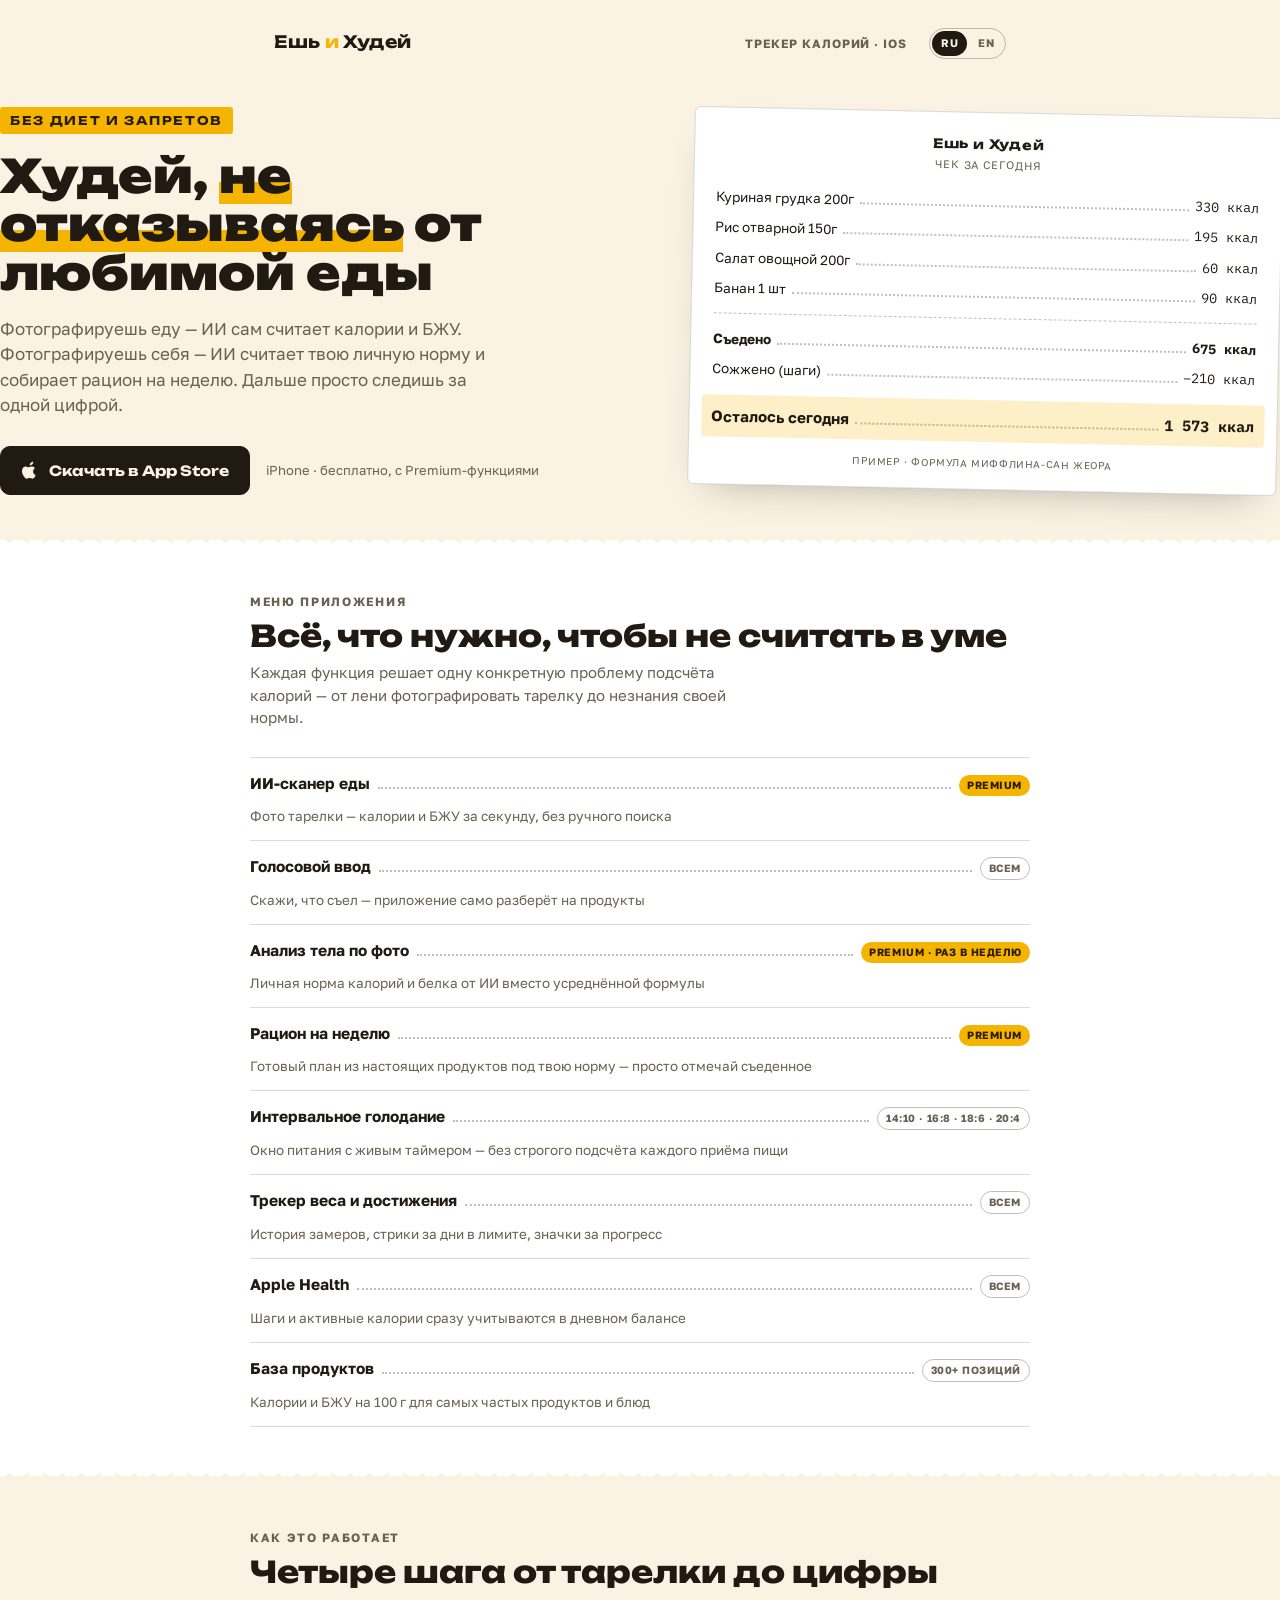
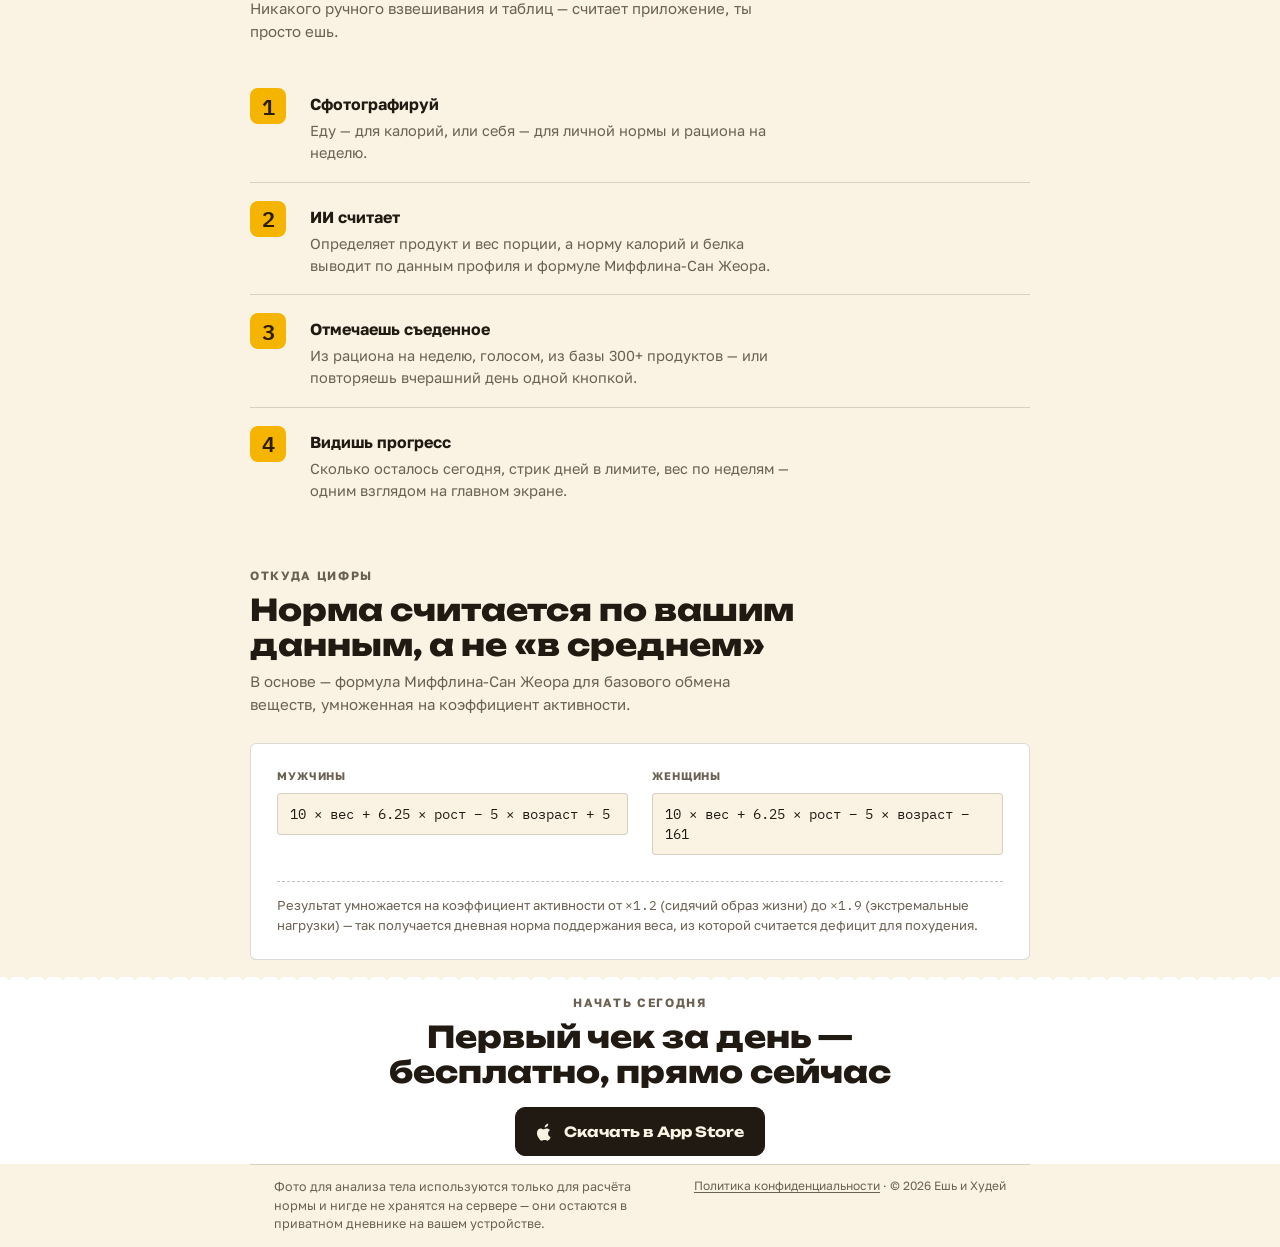
<file: index.html>
<!DOCTYPE html>
<html lang="ru">
<head>
<meta charset="UTF-8">
<meta name="viewport" content="width=device-width, initial-scale=1.0">
<meta name="google-site-verification" content="l7BuxechRyfoeHI2uXQQW-dLc7W6nvfAQ3xYXN0wGTo" />
<meta name="msvalidate.01" content="406DF3D10CC1749BDF7D1EC2689FD1BA" />
<title>Ешь и Худей — трекер калорий с ИИ</title>
<meta name="description" content="Считай калории с ИИ-сканером еды и анализом тела по фото. Личная норма калорий, рацион на неделю, интервальное голодание. Без строгих диет.">
<link rel="canonical" href="https://kanashkin.github.io/Peiihudey/">
<link rel="alternate" hreflang="ru" href="https://kanashkin.github.io/Peiihudey/">
<link rel="alternate" hreflang="en" href="https://kanashkin.github.io/Peiihudey/en/">
<meta property="og:type" content="website">
<meta property="og:title" content="Ешь и Худей — трекер калорий с ИИ">
<meta property="og:description" content="Считай калории с ИИ-сканером еды и анализом тела по фото. Личная норма калорий, рацион на неделю, интервальное голодание.">
<meta property="og:locale" content="ru_RU">
<link rel="icon" href="data:image/svg+xml,<svg xmlns=%22http://www.w3.org/2000/svg%22 viewBox=%220 0 100 100%22><text y=%22.9em%22 font-size=%2290%22>🧾</text></svg>">
<link rel="preconnect" href="https://fonts.googleapis.com">
<link rel="preconnect" href="https://fonts.gstatic.com" crossorigin>
<link href="https://fonts.googleapis.com/css2?family=Unbounded:wght@700;800;900&family=Golos+Text:wght@400;500;600;700&family=IBM+Plex+Mono:wght@500;600&display=swap" rel="stylesheet">
<link rel="stylesheet" href="assets/style.css">
</head>
<body>

<header class="top">
  <div class="wrap">
    <div class="wordmark">
      <span class="name">Ешь<span class="fork"> и </span>Худей</span>
      <div class="right">
        <span class="tag">Трекер калорий · iOS</span>
        <nav class="lang-switch" aria-label="Выбор языка">
          <a href="/" class="active">RU</a>
          <a href="en/">EN</a>
        </nav>
      </div>
    </div>
  </div>
</header>

<section class="hero">
  <div class="wrap" style="display:contents">
    <div>
      <span class="eyebrow">Без диет и запретов</span>
      <h1>Худей, <em>не отказываясь</em> от любимой еды</h1>
      <p class="lede">Фотографируешь еду — ИИ сам считает калории и БЖУ. Фотографируешь себя — ИИ считает твою личную норму и собирает рацион на неделю. Дальше просто следишь за одной цифрой.</p>
      <div class="cta-row">
        <a class="btn-store" href="https://apps.apple.com/ru/app/ешь-и-худей/id6783601218" target="_blank" rel="noopener">
          <svg viewBox="0 0 24 24" fill="currentColor" aria-hidden="true"><path d="M16.365 1.43c0 1.14-.417 2.163-1.24 3.05-.995 1.06-2.19 1.67-3.51 1.56a3.7 3.7 0 0 1-.028-.46c0-1.09.475-2.16 1.26-2.98.86-.9 2.24-1.55 3.38-1.6.024.14.038.29.038.43zM20.72 17.32c-.53 1.22-.78 1.76-1.46 2.84-.94 1.51-2.27 3.39-3.92 3.4-1.46.02-1.84-.95-3.82-.94-1.98.01-2.4.96-3.86.95-1.65-.02-2.91-1.71-3.86-3.22C1.4 17.02.6 13.14 1.83 10.5c.87-1.86 2.44-3.03 4.15-3.05 1.51-.02 2.94 1.02 3.87 1.02.92 0 2.65-1.26 4.47-1.08.76.03 2.9.31 4.27 2.32-.11.07-2.55 1.49-2.52 4.44.03 3.53 3.09 4.71 3.13 4.72-.02.08-.5 1.7-1.44 3.45z"/></svg>
          Скачать в App Store
        </a>
        <span class="rating-note">iPhone · бесплатно, с Premium-функциями</span>
      </div>
    </div>

    <div class="receipt" aria-label="Пример учёта питания за день">
      <div class="receipt-head">
        <div class="rname">Ешь и Худей</div>
        <div class="rsub">Чек за сегодня</div>
      </div>

      <div class="rline"><span class="label">Куриная грудка 200г</span><span class="fill"></span><span class="receipt-figure">330 ккал</span></div>
      <div class="rline"><span class="label">Рис отварной 150г</span><span class="fill"></span><span class="receipt-figure">195 ккал</span></div>
      <div class="rline"><span class="label">Салат овощной 200г</span><span class="fill"></span><span class="receipt-figure">60 ккал</span></div>
      <div class="rline"><span class="label">Банан 1 шт</span><span class="fill"></span><span class="receipt-figure">90 ккал</span></div>

      <hr class="rdivider">

      <div class="rline total"><span class="label">Съедено</span><span class="fill"></span><span class="receipt-figure">675 ккал</span></div>
      <div class="rline"><span class="label">Сожжено (шаги)</span><span class="fill"></span><span class="receipt-figure">−210 ккал</span></div>

      <div class="rline final"><span class="label">Осталось сегодня</span><span class="fill"></span><span class="receipt-figure">1 573 ккал</span></div>

      <div class="receipt-foot">Пример · формула Миффлина-Сан Жеора</div>
    </div>
  </div>
</section>

<div class="torn"></div>

<div class="band">
  <div class="band-inner wrap">
    <div class="section-eyebrow">Меню приложения</div>
    <h2>Всё, что нужно, чтобы не считать в уме</h2>
    <p class="section-lede">Каждая функция решает одну конкретную проблему подсчёта калорий — от лени фотографировать тарелку до незнания своей нормы.</p>

    <div class="menu-list">
      <div class="menu-item">
        <span class="mname">ИИ-сканер еды</span>
        <span class="mfill"></span>
        <span class="tag premium">Premium</span>
        <div class="mrow2 mdesc">Фото тарелки — калории и БЖУ за секунду, без ручного поиска</div>
      </div>
      <div class="menu-item">
        <span class="mname">Голосовой ввод</span>
        <span class="mfill"></span>
        <span class="tag free">Всем</span>
        <div class="mrow2 mdesc">Скажи, что съел — приложение само разберёт на продукты</div>
      </div>
      <div class="menu-item">
        <span class="mname">Анализ тела по фото</span>
        <span class="mfill"></span>
        <span class="tag premium">Premium · раз в неделю</span>
        <div class="mrow2 mdesc">Личная норма калорий и белка от ИИ вместо усреднённой формулы</div>
      </div>
      <div class="menu-item">
        <span class="mname">Рацион на неделю</span>
        <span class="mfill"></span>
        <span class="tag premium">Premium</span>
        <div class="mrow2 mdesc">Готовый план из настоящих продуктов под твою норму — просто отмечай съеденное</div>
      </div>
      <div class="menu-item">
        <span class="mname">Интервальное голодание</span>
        <span class="mfill"></span>
        <span class="tag free">14:10 · 16:8 · 18:6 · 20:4</span>
        <div class="mrow2 mdesc">Окно питания с живым таймером — без строгого подсчёта каждого приёма пищи</div>
      </div>
      <div class="menu-item">
        <span class="mname">Трекер веса и достижения</span>
        <span class="mfill"></span>
        <span class="tag free">Всем</span>
        <div class="mrow2 mdesc">История замеров, стрики за дни в лимите, значки за прогресс</div>
      </div>
      <div class="menu-item">
        <span class="mname">Apple Health</span>
        <span class="mfill"></span>
        <span class="tag free">Всем</span>
        <div class="mrow2 mdesc">Шаги и активные калории сразу учитываются в дневном балансе</div>
      </div>
      <div class="menu-item">
        <span class="mname">База продуктов</span>
        <span class="mfill"></span>
        <span class="tag free">300+ позиций</span>
        <div class="mrow2 mdesc">Калории и БЖУ на 100 г для самых частых продуктов и блюд</div>
      </div>
    </div>
  </div>
</div>

<div class="torn" style="transform: scaleY(-1)"></div>

<section class="wrap" style="padding: 44px 0 8px;">
  <div class="section-eyebrow">Как это работает</div>
  <h2>Четыре шага от тарелки до цифры</h2>
  <p class="section-lede">Никакого ручного взвешивания и таблиц — считает приложение, ты просто ешь.</p>

  <div class="steps">
    <div class="step">
      <div class="snum num">1</div>
      <div>
        <h3>Сфотографируй</h3>
        <p>Еду — для калорий, или себя — для личной нормы и рациона на неделю.</p>
      </div>
    </div>
    <div class="step">
      <div class="snum num">2</div>
      <div>
        <h3>ИИ считает</h3>
        <p>Определяет продукт и вес порции, а норму калорий и белка выводит по данным профиля и формуле Миффлина-Сан Жеора.</p>
      </div>
    </div>
    <div class="step">
      <div class="snum num">3</div>
      <div>
        <h3>Отмечаешь съеденное</h3>
        <p>Из рациона на неделю, голосом, из базы 300+ продуктов — или повторяешь вчерашний день одной кнопкой.</p>
      </div>
    </div>
    <div class="step">
      <div class="snum num">4</div>
      <div>
        <h3>Видишь прогресс</h3>
        <p>Сколько осталось сегодня, стрик дней в лимите, вес по неделям — одним взглядом на главном экране.</p>
      </div>
    </div>
  </div>
</section>

<section class="wrap" style="padding: 40px 0 8px;">
  <div class="section-eyebrow">Откуда цифры</div>
  <h2>Норма считается по вашим данным, а не «в среднем»</h2>
  <p class="section-lede">В основе — формула Миффлина-Сан Жеора для базового обмена веществ, умноженная на коэффициент активности.</p>

  <div class="formula">
    <div class="fcol">
      <div class="flabel">Мужчины</div>
      <code>10 × вес + 6.25 × рост − 5 × возраст + 5</code>
    </div>
    <div class="fcol">
      <div class="flabel">Женщины</div>
      <code>10 × вес + 6.25 × рост − 5 × возраст − 161</code>
    </div>
    <div class="fnote">Результат умножается на коэффициент активности от <span class="num">×1.2</span> (сидячий образ жизни) до <span class="num">×1.9</span> (экстремальные нагрузки) — так получается дневная норма поддержания веса, из которой считается дефицит для похудения.</div>
  </div>
</section>

<div class="torn"></div>

<div class="band">
  <div class="band-inner wrap final-cta">
    <div class="section-eyebrow">Начать сегодня</div>
    <h2>Первый чек за день — бесплатно, прямо сейчас</h2>
    <div class="cta-row" style="justify-content:center; margin-top: 18px;">
      <a class="btn-store" href="https://apps.apple.com/ru/app/ешь-и-худей/id6783601218" target="_blank" rel="noopener">
        <svg viewBox="0 0 24 24" fill="currentColor" aria-hidden="true"><path d="M16.365 1.43c0 1.14-.417 2.163-1.24 3.05-.995 1.06-2.19 1.67-3.51 1.56a3.7 3.7 0 0 1-.028-.46c0-1.09.475-2.16 1.26-2.98.86-.9 2.24-1.55 3.38-1.6.024.14.038.29.038.43zM20.72 17.32c-.53 1.22-.78 1.76-1.46 2.84-.94 1.51-2.27 3.39-3.92 3.4-1.46.02-1.84-.95-3.82-.94-1.98.01-2.4.96-3.86.95-1.65-.02-2.91-1.71-3.86-3.22C1.4 17.02.6 13.14 1.83 10.5c.87-1.86 2.44-3.03 4.15-3.05 1.51-.02 2.94 1.02 3.87 1.02.92 0 2.65-1.26 4.47-1.08.76.03 2.9.31 4.27 2.32-.11.07-2.55 1.49-2.52 4.44.03 3.53 3.09 4.71 3.13 4.72-.02.08-.5 1.7-1.44 3.45z"/></svg>
        Скачать в App Store
      </a>
    </div>
  </div>
</div>

<footer class="wrap">
  <div class="foot-grid">
    <p class="foot-privacy">Фото для анализа тела используются только для расчёта нормы и нигде не хранятся на сервере — они остаются в приватном дневнике на вашем устройстве.</p>
    <p class="foot-copy"><a href="privacy_policy.html" style="color:inherit">Политика конфиденциальности</a> · © 2026 Ешь и Худей</p>
  </div>
</footer>

</body>
</html>
</file>
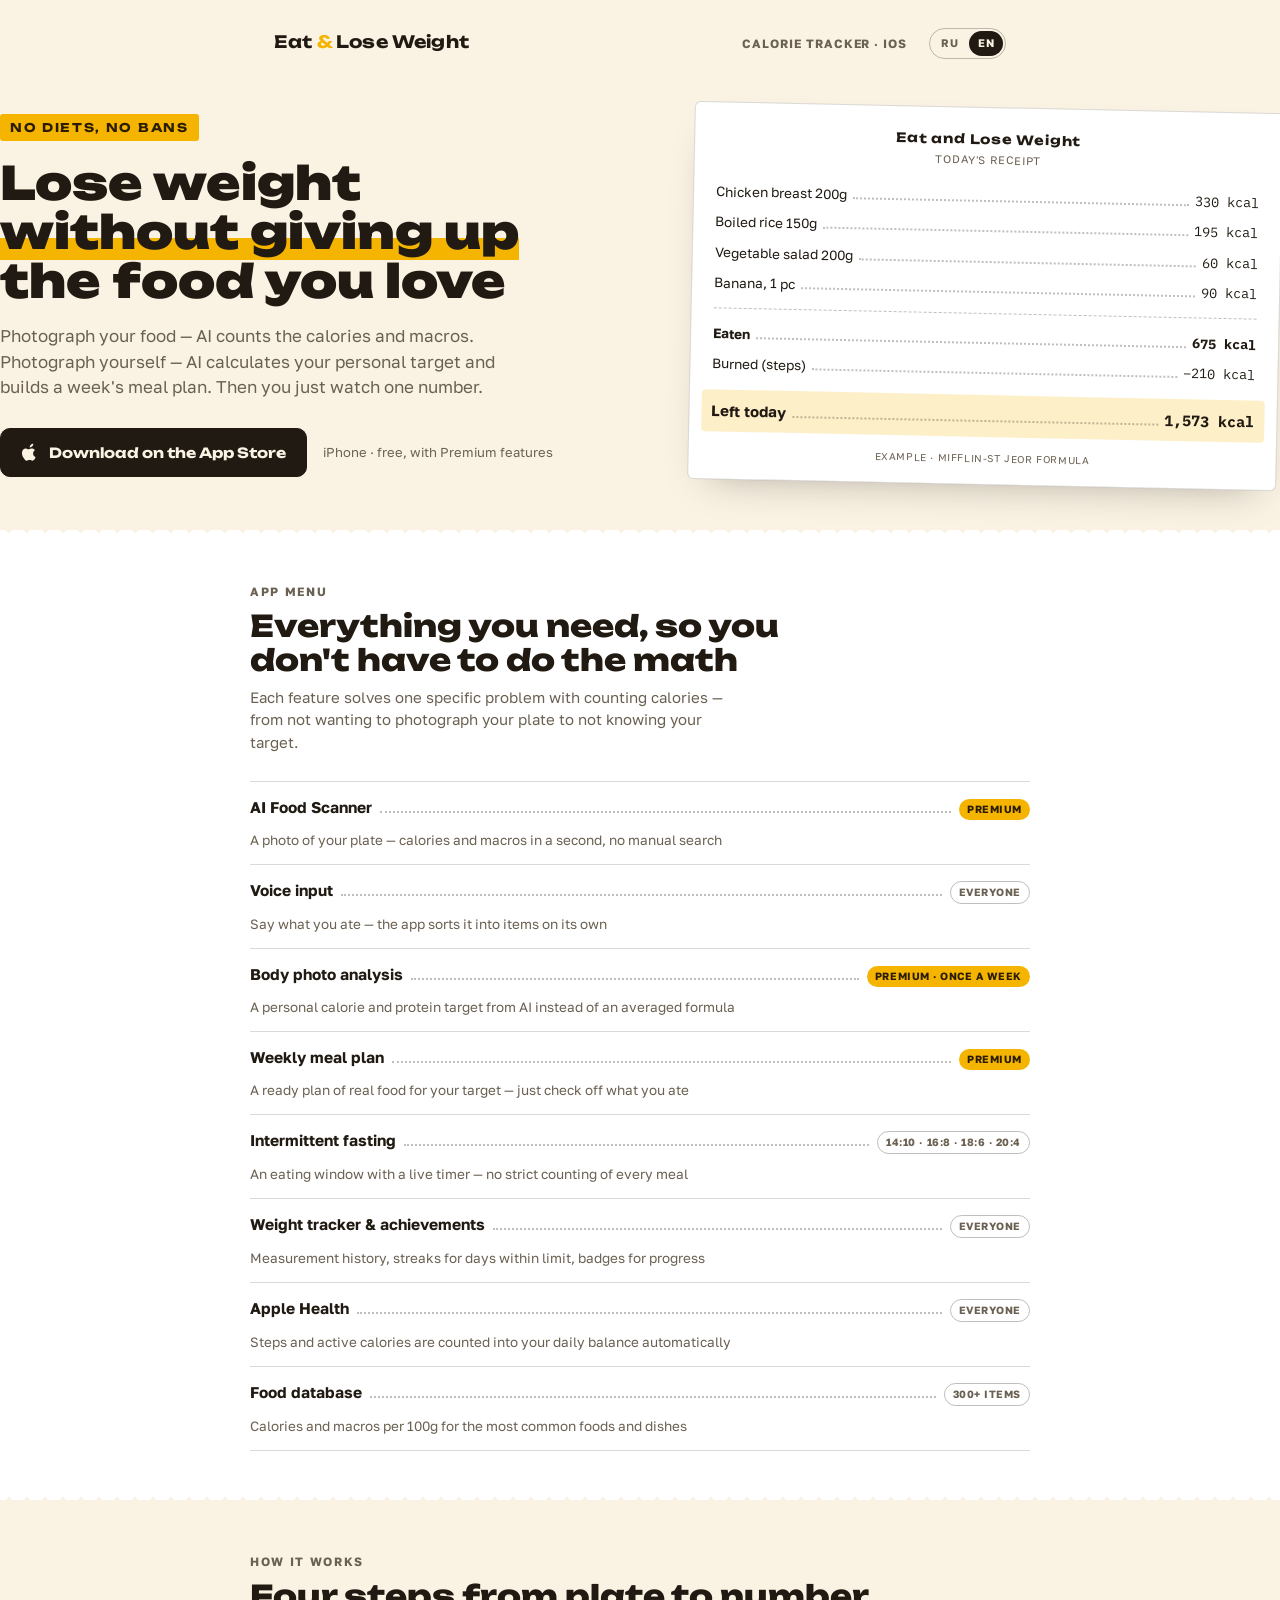
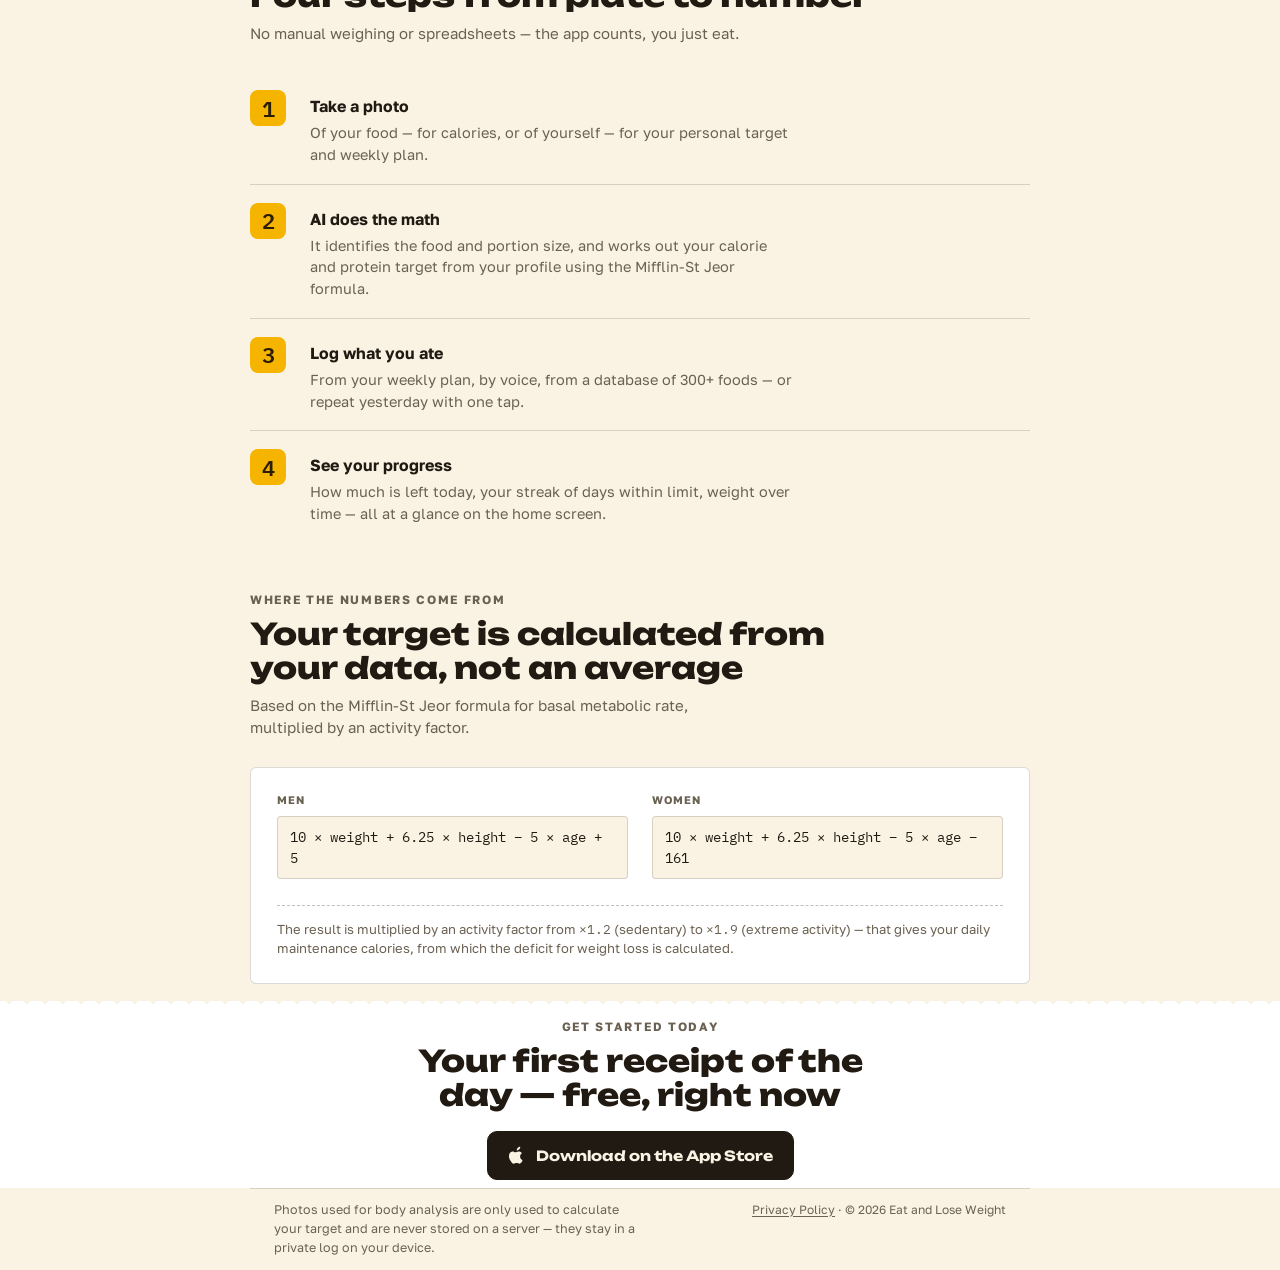
<file: en/index.html>
<!DOCTYPE html>
<html lang="en">
<head>
<meta charset="UTF-8">
<meta name="viewport" content="width=device-width, initial-scale=1.0">
<title>Eat and Lose Weight — AI Calorie Tracker</title>
<meta name="description" content="Count calories with an AI food scanner and AI body photo analysis. Personal calorie target, weekly meal plan, intermittent fasting. No strict diets.">
<link rel="canonical" href="https://kanashkin.github.io/Peiihudey/en/">
<link rel="alternate" hreflang="ru" href="https://kanashkin.github.io/Peiihudey/">
<link rel="alternate" hreflang="en" href="https://kanashkin.github.io/Peiihudey/en/">
<meta property="og:type" content="website">
<meta property="og:title" content="Eat and Lose Weight — AI Calorie Tracker">
<meta property="og:description" content="Count calories with an AI food scanner and AI body photo analysis. Personal calorie target, weekly meal plan, intermittent fasting.">
<meta property="og:locale" content="en_US">
<link rel="icon" href="data:image/svg+xml,<svg xmlns=%22http://www.w3.org/2000/svg%22 viewBox=%220 0 100 100%22><text y=%22.9em%22 font-size=%2290%22>🧾</text></svg>">
<link rel="preconnect" href="https://fonts.googleapis.com">
<link rel="preconnect" href="https://fonts.gstatic.com" crossorigin>
<link href="https://fonts.googleapis.com/css2?family=Unbounded:wght@700;800;900&family=Golos+Text:wght@400;500;600;700&family=IBM+Plex+Mono:wght@500;600&display=swap" rel="stylesheet">
<link rel="stylesheet" href="../assets/style.css">
</head>
<body>

<header class="top">
  <div class="wrap">
    <div class="wordmark">
      <span class="name">Eat<span class="fork"> & </span>Lose Weight</span>
      <div class="right">
        <span class="tag">Calorie tracker · iOS</span>
        <nav class="lang-switch" aria-label="Language">
          <a href="../">RU</a>
          <a href="./" class="active">EN</a>
        </nav>
      </div>
    </div>
  </div>
</header>

<section class="hero">
  <div class="wrap" style="display:contents">
    <div>
      <span class="eyebrow">No diets, no bans</span>
      <h1>Lose weight <em>without giving up</em> the food you love</h1>
      <p class="lede">Photograph your food — AI counts the calories and macros. Photograph yourself — AI calculates your personal target and builds a week's meal plan. Then you just watch one number.</p>
      <div class="cta-row">
        <a class="btn-store" href="https://apps.apple.com/us/app/ешь-и-худей/id6783601218" target="_blank" rel="noopener">
          <svg viewBox="0 0 24 24" fill="currentColor" aria-hidden="true"><path d="M16.365 1.43c0 1.14-.417 2.163-1.24 3.05-.995 1.06-2.19 1.67-3.51 1.56a3.7 3.7 0 0 1-.028-.46c0-1.09.475-2.16 1.26-2.98.86-.9 2.24-1.55 3.38-1.6.024.14.038.29.038.43zM20.72 17.32c-.53 1.22-.78 1.76-1.46 2.84-.94 1.51-2.27 3.39-3.92 3.4-1.46.02-1.84-.95-3.82-.94-1.98.01-2.4.96-3.86.95-1.65-.02-2.91-1.71-3.86-3.22C1.4 17.02.6 13.14 1.83 10.5c.87-1.86 2.44-3.03 4.15-3.05 1.51-.02 2.94 1.02 3.87 1.02.92 0 2.65-1.26 4.47-1.08.76.03 2.9.31 4.27 2.32-.11.07-2.55 1.49-2.52 4.44.03 3.53 3.09 4.71 3.13 4.72-.02.08-.5 1.7-1.44 3.45z"/></svg>
          Download on the App Store
        </a>
        <span class="rating-note">iPhone · free, with Premium features</span>
      </div>
    </div>

    <div class="receipt" aria-label="Example of a day's food log">
      <div class="receipt-head">
        <div class="rname">Eat and Lose Weight</div>
        <div class="rsub">Today's receipt</div>
      </div>

      <div class="rline"><span class="label">Chicken breast 200g</span><span class="fill"></span><span class="receipt-figure">330 kcal</span></div>
      <div class="rline"><span class="label">Boiled rice 150g</span><span class="fill"></span><span class="receipt-figure">195 kcal</span></div>
      <div class="rline"><span class="label">Vegetable salad 200g</span><span class="fill"></span><span class="receipt-figure">60 kcal</span></div>
      <div class="rline"><span class="label">Banana, 1 pc</span><span class="fill"></span><span class="receipt-figure">90 kcal</span></div>

      <hr class="rdivider">

      <div class="rline total"><span class="label">Eaten</span><span class="fill"></span><span class="receipt-figure">675 kcal</span></div>
      <div class="rline"><span class="label">Burned (steps)</span><span class="fill"></span><span class="receipt-figure">−210 kcal</span></div>

      <div class="rline final"><span class="label">Left today</span><span class="fill"></span><span class="receipt-figure">1,573 kcal</span></div>

      <div class="receipt-foot">Example · Mifflin-St Jeor formula</div>
    </div>
  </div>
</section>

<div class="torn"></div>

<div class="band">
  <div class="band-inner wrap">
    <div class="section-eyebrow">App menu</div>
    <h2>Everything you need, so you don't have to do the math</h2>
    <p class="section-lede">Each feature solves one specific problem with counting calories — from not wanting to photograph your plate to not knowing your target.</p>

    <div class="menu-list">
      <div class="menu-item">
        <span class="mname">AI Food Scanner</span>
        <span class="mfill"></span>
        <span class="tag premium">Premium</span>
        <div class="mrow2 mdesc">A photo of your plate — calories and macros in a second, no manual search</div>
      </div>
      <div class="menu-item">
        <span class="mname">Voice input</span>
        <span class="mfill"></span>
        <span class="tag free">Everyone</span>
        <div class="mrow2 mdesc">Say what you ate — the app sorts it into items on its own</div>
      </div>
      <div class="menu-item">
        <span class="mname">Body photo analysis</span>
        <span class="mfill"></span>
        <span class="tag premium">Premium · once a week</span>
        <div class="mrow2 mdesc">A personal calorie and protein target from AI instead of an averaged formula</div>
      </div>
      <div class="menu-item">
        <span class="mname">Weekly meal plan</span>
        <span class="mfill"></span>
        <span class="tag premium">Premium</span>
        <div class="mrow2 mdesc">A ready plan of real food for your target — just check off what you ate</div>
      </div>
      <div class="menu-item">
        <span class="mname">Intermittent fasting</span>
        <span class="mfill"></span>
        <span class="tag free">14:10 · 16:8 · 18:6 · 20:4</span>
        <div class="mrow2 mdesc">An eating window with a live timer — no strict counting of every meal</div>
      </div>
      <div class="menu-item">
        <span class="mname">Weight tracker & achievements</span>
        <span class="mfill"></span>
        <span class="tag free">Everyone</span>
        <div class="mrow2 mdesc">Measurement history, streaks for days within limit, badges for progress</div>
      </div>
      <div class="menu-item">
        <span class="mname">Apple Health</span>
        <span class="mfill"></span>
        <span class="tag free">Everyone</span>
        <div class="mrow2 mdesc">Steps and active calories are counted into your daily balance automatically</div>
      </div>
      <div class="menu-item">
        <span class="mname">Food database</span>
        <span class="mfill"></span>
        <span class="tag free">300+ items</span>
        <div class="mrow2 mdesc">Calories and macros per 100g for the most common foods and dishes</div>
      </div>
    </div>
  </div>
</div>

<div class="torn" style="transform: scaleY(-1)"></div>

<section class="wrap" style="padding: 44px 0 8px;">
  <div class="section-eyebrow">How it works</div>
  <h2>Four steps from plate to number</h2>
  <p class="section-lede">No manual weighing or spreadsheets — the app counts, you just eat.</p>

  <div class="steps">
    <div class="step">
      <div class="snum num">1</div>
      <div>
        <h3>Take a photo</h3>
        <p>Of your food — for calories, or of yourself — for your personal target and weekly plan.</p>
      </div>
    </div>
    <div class="step">
      <div class="snum num">2</div>
      <div>
        <h3>AI does the math</h3>
        <p>It identifies the food and portion size, and works out your calorie and protein target from your profile using the Mifflin-St Jeor formula.</p>
      </div>
    </div>
    <div class="step">
      <div class="snum num">3</div>
      <div>
        <h3>Log what you ate</h3>
        <p>From your weekly plan, by voice, from a database of 300+ foods — or repeat yesterday with one tap.</p>
      </div>
    </div>
    <div class="step">
      <div class="snum num">4</div>
      <div>
        <h3>See your progress</h3>
        <p>How much is left today, your streak of days within limit, weight over time — all at a glance on the home screen.</p>
      </div>
    </div>
  </div>
</section>

<section class="wrap" style="padding: 40px 0 8px;">
  <div class="section-eyebrow">Where the numbers come from</div>
  <h2>Your target is calculated from your data, not an average</h2>
  <p class="section-lede">Based on the Mifflin-St Jeor formula for basal metabolic rate, multiplied by an activity factor.</p>

  <div class="formula">
    <div class="fcol">
      <div class="flabel">Men</div>
      <code>10 × weight + 6.25 × height − 5 × age + 5</code>
    </div>
    <div class="fcol">
      <div class="flabel">Women</div>
      <code>10 × weight + 6.25 × height − 5 × age − 161</code>
    </div>
    <div class="fnote">The result is multiplied by an activity factor from <span class="num">×1.2</span> (sedentary) to <span class="num">×1.9</span> (extreme activity) — that gives your daily maintenance calories, from which the deficit for weight loss is calculated.</div>
  </div>
</section>

<div class="torn"></div>

<div class="band">
  <div class="band-inner wrap final-cta">
    <div class="section-eyebrow">Get started today</div>
    <h2>Your first receipt of the day — free, right now</h2>
    <div class="cta-row" style="justify-content:center; margin-top: 18px;">
      <a class="btn-store" href="https://apps.apple.com/us/app/ешь-и-худей/id6783601218" target="_blank" rel="noopener">
        <svg viewBox="0 0 24 24" fill="currentColor" aria-hidden="true"><path d="M16.365 1.43c0 1.14-.417 2.163-1.24 3.05-.995 1.06-2.19 1.67-3.51 1.56a3.7 3.7 0 0 1-.028-.46c0-1.09.475-2.16 1.26-2.98.86-.9 2.24-1.55 3.38-1.6.024.14.038.29.038.43zM20.72 17.32c-.53 1.22-.78 1.76-1.46 2.84-.94 1.51-2.27 3.39-3.92 3.4-1.46.02-1.84-.95-3.82-.94-1.98.01-2.4.96-3.86.95-1.65-.02-2.91-1.71-3.86-3.22C1.4 17.02.6 13.14 1.83 10.5c.87-1.86 2.44-3.03 4.15-3.05 1.51-.02 2.94 1.02 3.87 1.02.92 0 2.65-1.26 4.47-1.08.76.03 2.9.31 4.27 2.32-.11.07-2.55 1.49-2.52 4.44.03 3.53 3.09 4.71 3.13 4.72-.02.08-.5 1.7-1.44 3.45z"/></svg>
        Download on the App Store
      </a>
    </div>
  </div>
</div>

<footer class="wrap">
  <div class="foot-grid">
    <p class="foot-privacy">Photos used for body analysis are only used to calculate your target and are never stored on a server — they stay in a private log on your device.</p>
    <p class="foot-copy"><a href="../privacy_policy_en.html" style="color:inherit">Privacy Policy</a> · © 2026 Eat and Lose Weight</p>
  </div>
</footer>

</body>
</html>
</file>
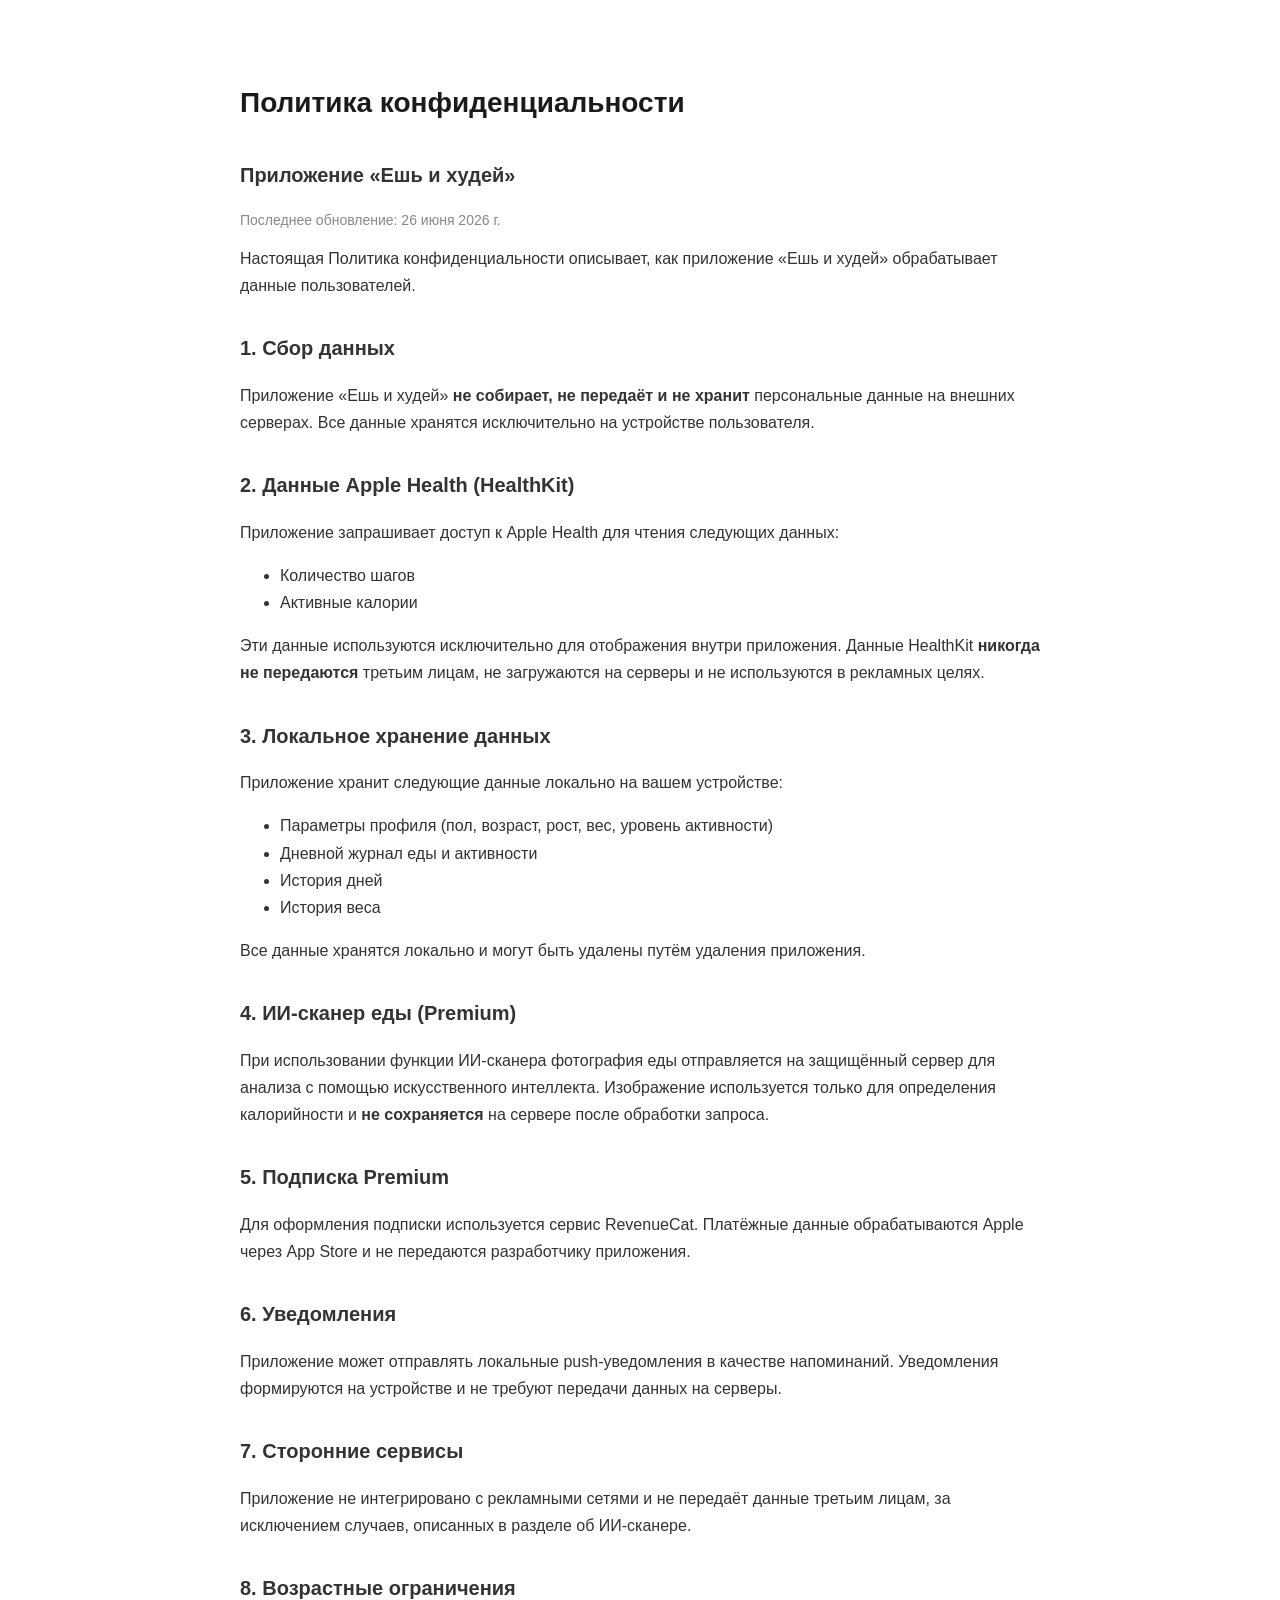
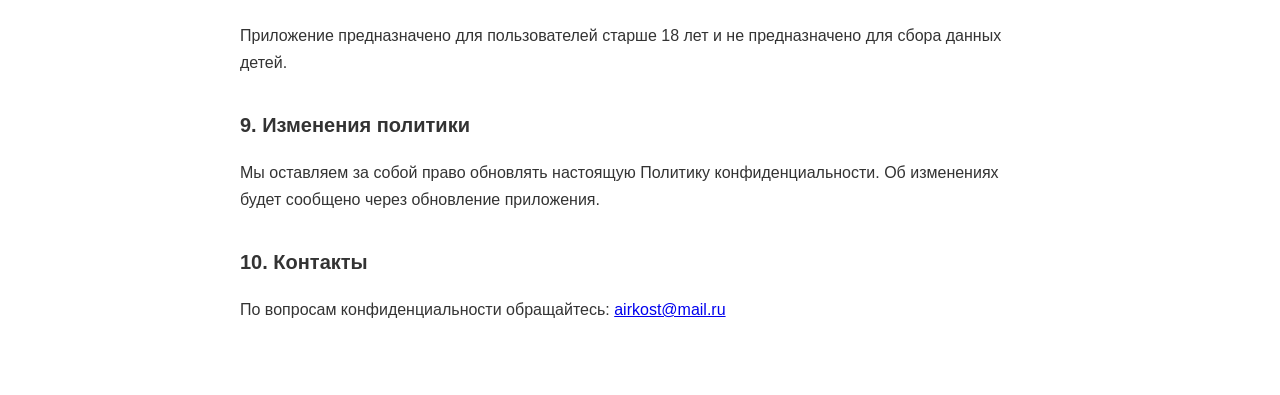
<file: privacy_policy.html>
<!DOCTYPE html>
<html lang="ru">
<head>
    <meta charset="UTF-8">
    <meta name="viewport" content="width=device-width, initial-scale=1.0">
    <title>Политика конфиденциальности — Ешь и худей</title>
    <style>
        body {
            font-family: -apple-system, BlinkMacSystemFont, 'Segoe UI', sans-serif;
            max-width: 800px;
            margin: 40px auto;
            padding: 20px;
            color: #333;
            line-height: 1.7;
        }
        h1 { color: #1a1a1a; font-size: 28px; }
        h2 { color: #333; font-size: 20px; margin-top: 32px; }
        p { margin: 12px 0; }
        .date { color: #888; font-size: 14px; }
    </style>
</head>
<body>
<h1>Политика конфиденциальности</h1>
<h2>Приложение «Ешь и худей»</h2>
<p class="date">Последнее обновление: 26 июня 2026 г.</p>
<p>Настоящая Политика конфиденциальности описывает, как приложение «Ешь и худей» обрабатывает данные пользователей.</p>

<h2>1. Сбор данных</h2>
<p>Приложение «Ешь и худей» <strong>не собирает, не передаёт и не хранит</strong> персональные данные на внешних серверах. Все данные хранятся исключительно на устройстве пользователя.</p>

<h2>2. Данные Apple Health (HealthKit)</h2>
<p>Приложение запрашивает доступ к Apple Health для чтения следующих данных:</p>
<ul>
    <li>Количество шагов</li>
    <li>Активные калории</li>
</ul>
<p>Эти данные используются исключительно для отображения внутри приложения. Данные HealthKit <strong>никогда не передаются</strong> третьим лицам, не загружаются на серверы и не используются в рекламных целях.</p>

<h2>3. Локальное хранение данных</h2>
<p>Приложение хранит следующие данные локально на вашем устройстве:</p>
<ul>
    <li>Параметры профиля (пол, возраст, рост, вес, уровень активности)</li>
    <li>Дневной журнал еды и активности</li>
    <li>История дней</li>
    <li>История веса</li>
</ul>
<p>Все данные хранятся локально и могут быть удалены путём удаления приложения.</p>

<h2>4. ИИ-сканер еды (Premium)</h2>
<p>При использовании функции ИИ-сканера фотография еды отправляется на защищённый сервер для анализа с помощью искусственного интеллекта. Изображение используется только для определения калорийности и <strong>не сохраняется</strong> на сервере после обработки запроса.</p>

<h2>5. Подписка Premium</h2>
<p>Для оформления подписки используется сервис RevenueCat. Платёжные данные обрабатываются Apple через App Store и не передаются разработчику приложения.</p>

<h2>6. Уведомления</h2>
<p>Приложение может отправлять локальные push-уведомления в качестве напоминаний. Уведомления формируются на устройстве и не требуют передачи данных на серверы.</p>

<h2>7. Сторонние сервисы</h2>
<p>Приложение не интегрировано с рекламными сетями и не передаёт данные третьим лицам, за исключением случаев, описанных в разделе об ИИ-сканере.</p>

<h2>8. Возрастные ограничения</h2>
<p>Приложение предназначено для пользователей старше 18 лет и не предназначено для сбора данных детей.</p>

<h2>9. Изменения политики</h2>
<p>Мы оставляем за собой право обновлять настоящую Политику конфиденциальности. Об изменениях будет сообщено через обновление приложения.</p>

<h2>10. Контакты</h2>
<p>По вопросам конфиденциальности обращайтесь: <a href="mailto:airkost@mail.ru">airkost@mail.ru</a></p>
</body>
</html>
</file>
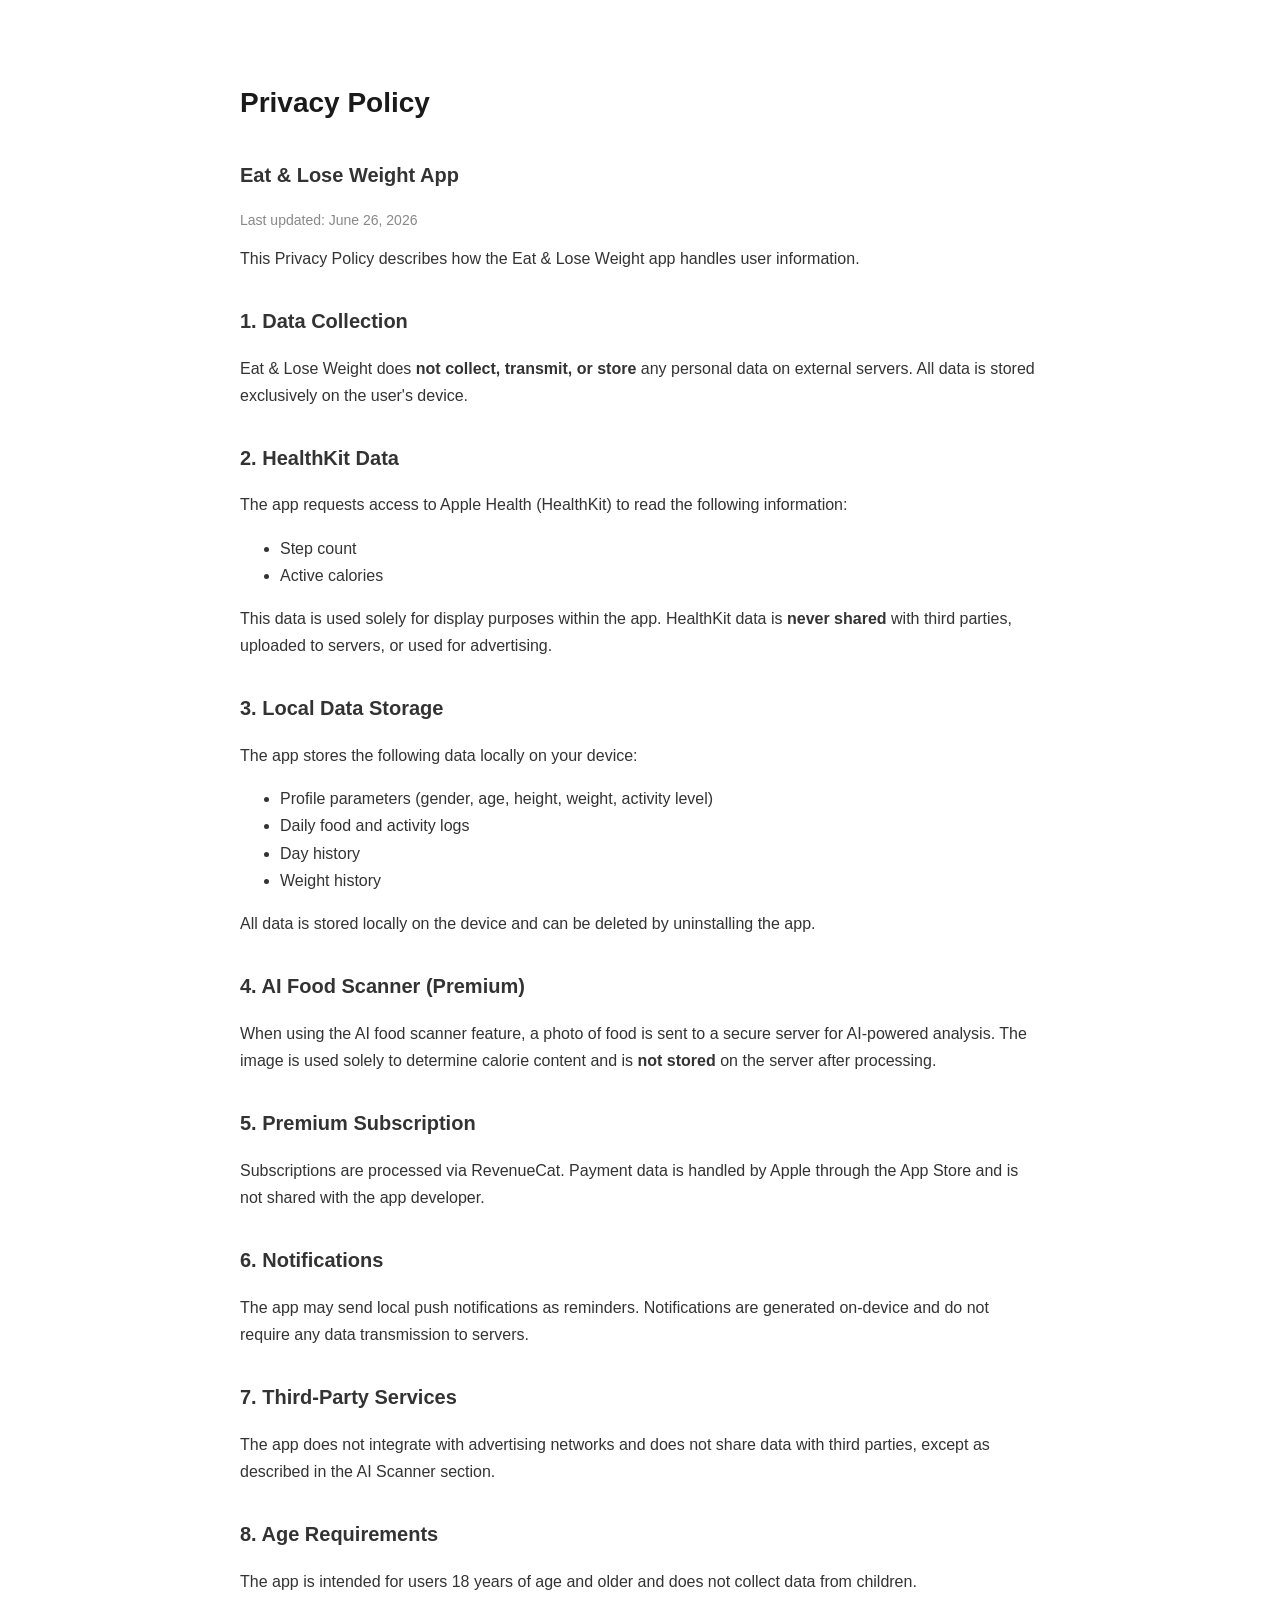
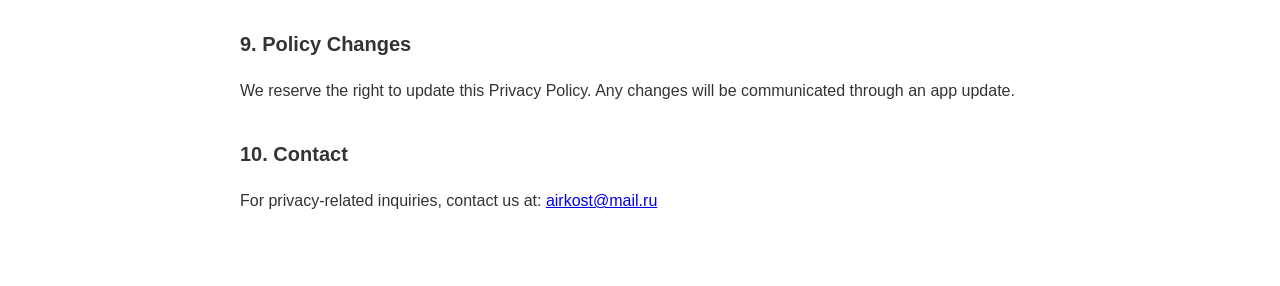
<file: privacy_policy_en.html>
<!DOCTYPE html>
<html lang="en">
<head>
    <meta charset="UTF-8">
    <meta name="viewport" content="width=device-width, initial-scale=1.0">
    <title>Privacy Policy — Eat & Lose Weight</title>
    <style>
        body {
            font-family: -apple-system, BlinkMacSystemFont, 'Segoe UI', sans-serif;
            max-width: 800px;
            margin: 40px auto;
            padding: 20px;
            color: #333;
            line-height: 1.7;
        }
        h1 { color: #1a1a1a; font-size: 28px; }
        h2 { color: #333; font-size: 20px; margin-top: 32px; }
        p { margin: 12px 0; }
        .date { color: #888; font-size: 14px; }
    </style>
</head>
<body>
<h1>Privacy Policy</h1>
<h2>Eat & Lose Weight App</h2>
<p class="date">Last updated: June 26, 2026</p>
<p>This Privacy Policy describes how the Eat & Lose Weight app handles user information.</p>

<h2>1. Data Collection</h2>
<p>Eat & Lose Weight does <strong>not collect, transmit, or store</strong> any personal data on external servers. All data is stored exclusively on the user's device.</p>

<h2>2. HealthKit Data</h2>
<p>The app requests access to Apple Health (HealthKit) to read the following information:</p>
<ul>
    <li>Step count</li>
    <li>Active calories</li>
</ul>
<p>This data is used solely for display purposes within the app. HealthKit data is <strong>never shared</strong> with third parties, uploaded to servers, or used for advertising.</p>

<h2>3. Local Data Storage</h2>
<p>The app stores the following data locally on your device:</p>
<ul>
    <li>Profile parameters (gender, age, height, weight, activity level)</li>
    <li>Daily food and activity logs</li>
    <li>Day history</li>
    <li>Weight history</li>
</ul>
<p>All data is stored locally on the device and can be deleted by uninstalling the app.</p>

<h2>4. AI Food Scanner (Premium)</h2>
<p>When using the AI food scanner feature, a photo of food is sent to a secure server for AI-powered analysis. The image is used solely to determine calorie content and is <strong>not stored</strong> on the server after processing.</p>

<h2>5. Premium Subscription</h2>
<p>Subscriptions are processed via RevenueCat. Payment data is handled by Apple through the App Store and is not shared with the app developer.</p>

<h2>6. Notifications</h2>
<p>The app may send local push notifications as reminders. Notifications are generated on-device and do not require any data transmission to servers.</p>

<h2>7. Third-Party Services</h2>
<p>The app does not integrate with advertising networks and does not share data with third parties, except as described in the AI Scanner section.</p>

<h2>8. Age Requirements</h2>
<p>The app is intended for users 18 years of age and older and does not collect data from children.</p>

<h2>9. Policy Changes</h2>
<p>We reserve the right to update this Privacy Policy. Any changes will be communicated through an app update.</p>

<h2>10. Contact</h2>
<p>For privacy-related inquiries, contact us at: <a href="mailto:airkost@mail.ru">airkost@mail.ru</a></p>
</body>
</html>
</file>
<file: assets/style.css>
:root {
  --bg: #FAF3E4;
  --surface: #FFFFFF;
  --text: #201A12;
  --muted: #6B6152;
  --accent: #F4B400;
  --accent-ink: #2B1D00;
  --danger: #C43E22;
  --success: #4B6B3E;
  --line: rgba(32,26,18,0.16);
  --line-strong: rgba(32,26,18,0.28);
}
@media (prefers-color-scheme: dark) {
  :root:not([data-theme="light"]) {
    --bg: #17130D;
    --surface: #221C13;
    --text: #F3EAD8;
    --muted: #B3A68C;
    --accent: #E8AE1E;
    --accent-ink: #201603;
    --danger: #E2694A;
    --success: #6E9B5B;
    --line: rgba(243,234,216,0.14);
    --line-strong: rgba(243,234,216,0.24);
  }
}
:root[data-theme="dark"] {
  --bg: #17130D;
  --surface: #221C13;
  --text: #F3EAD8;
  --muted: #B3A68C;
  --accent: #E8AE1E;
  --accent-ink: #201603;
  --danger: #E2694A;
  --success: #6E9B5B;
  --line: rgba(243,234,216,0.14);
  --line-strong: rgba(243,234,216,0.24);
}

* { box-sizing: border-box; }
html, body { overflow-x: hidden; }
body {
  margin: 0;
  background: var(--bg);
  color: var(--text);
  font-family: "Golos Text", "PT Sans", Arial, sans-serif;
  line-height: 1.5;
  -webkit-font-smoothing: antialiased;
}

.wrap {
  max-width: 780px;
  margin: 0 auto;
  padding: 0 24px;
}

h1, h2, .eyebrow, .display-num {
  font-family: "Unbounded", "Golos Text", sans-serif;
  text-wrap: balance;
}

.num, .receipt-figure, .stat-figure {
  font-family: "IBM Plex Mono", ui-monospace, monospace;
  font-variant-numeric: tabular-nums;
}

/* ---------- Header ---------- */
header.top {
  padding: 28px 0 8px;
}
.wordmark {
  display: flex;
  align-items: baseline;
  justify-content: space-between;
  gap: 12px;
  flex-wrap: wrap;
}
.wordmark .name {
  font-family: "Unbounded", sans-serif;
  font-weight: 700;
  font-size: 17px;
  letter-spacing: 0.01em;
}
.wordmark .name .fork { color: var(--accent); }
.wordmark .right {
  display: flex;
  align-items: center;
  gap: 14px;
}
.wordmark .tag {
  font-size: 12px;
  color: var(--muted);
  letter-spacing: 0.08em;
  text-transform: uppercase;
}
.lang-switch {
  display: flex;
  gap: 2px;
  border: 1px solid var(--line-strong);
  border-radius: 999px;
  padding: 2px;
  font-size: 11px;
  font-weight: 700;
  letter-spacing: 0.04em;
}
.lang-switch a {
  display: inline-block;
  padding: 4px 9px;
  border-radius: 999px;
  text-decoration: none;
  color: var(--muted);
}
.lang-switch a.active {
  background: var(--text);
  color: var(--bg);
}

/* ---------- Hero ---------- */
.hero {
  padding: 40px 0 36px;
  display: grid;
  grid-template-columns: 1.05fr 0.95fr;
  gap: 40px;
  align-items: center;
}
.eyebrow {
  display: inline-block;
  font-size: 12px;
  font-weight: 700;
  letter-spacing: 0.14em;
  text-transform: uppercase;
  color: var(--accent-ink);
  background: var(--accent);
  padding: 5px 10px 4px;
  border-radius: 3px;
  margin-bottom: 18px;
}
h1 {
  font-size: clamp(32px, 4.6vw, 46px);
  line-height: 1.06;
  font-weight: 900;
  margin: 0 0 18px;
}
h1 em {
  font-style: normal;
  background: linear-gradient(transparent 62%, var(--accent) 0%);
}
.lede {
  font-size: 17px;
  color: var(--muted);
  max-width: 46ch;
  margin: 0 0 28px;
}
.cta-row {
  display: flex;
  align-items: center;
  gap: 16px;
  flex-wrap: wrap;
}
.btn-store {
  display: inline-flex;
  align-items: center;
  gap: 10px;
  background: var(--text);
  color: var(--bg);
  font-family: "Unbounded", sans-serif;
  font-weight: 700;
  font-size: 14px;
  padding: 13px 20px;
  border-radius: 10px;
  text-decoration: none;
  border: 1px solid var(--text);
  transition: transform 0.15s ease, opacity 0.15s ease;
}
.btn-store:hover { transform: translateY(-1px); opacity: 0.92; }
.btn-store svg { width: 18px; height: 18px; flex: none; }
.rating-note {
  font-size: 13px;
  color: var(--muted);
}

/* ---------- Receipt ---------- */
.receipt {
  background: var(--surface);
  border: 1px solid var(--line);
  border-radius: 6px;
  padding: 22px 22px 18px;
  box-shadow: 0 18px 40px -22px rgba(32,26,18,0.35);
  transform: rotate(1.2deg);
}
.receipt-head {
  text-align: center;
  margin-bottom: 14px;
}
.receipt-head .rname {
  font-family: "Unbounded", sans-serif;
  font-weight: 700;
  font-size: 13px;
  letter-spacing: 0.06em;
}
.receipt-head .rsub {
  font-size: 11px;
  color: var(--muted);
  letter-spacing: 0.08em;
  text-transform: uppercase;
  margin-top: 2px;
}
.rline {
  display: flex;
  align-items: baseline;
  gap: 6px;
  font-size: 13.5px;
  padding: 5px 0;
}
.rline .label { white-space: nowrap; }
.rline .fill {
  flex: 1;
  border-bottom: 2px dotted var(--line-strong);
  height: 6px;
  margin-bottom: 3px;
}
.rline .receipt-figure { white-space: nowrap; font-size: 13.5px; }
.rdivider {
  border: none;
  border-top: 1px dashed var(--line-strong);
  margin: 10px 0;
}
.rline.total .label, .rline.total .receipt-figure {
  font-weight: 700;
}
.rline.final {
  background: color-mix(in srgb, var(--accent) 22%, transparent);
  margin: 10px -10px 0;
  padding: 10px 10px 9px;
  border-radius: 4px;
}
.rline.final .label, .rline.final .receipt-figure {
  font-weight: 700;
  font-size: 15px;
}
.receipt-foot {
  text-align: center;
  font-size: 10px;
  color: var(--muted);
  letter-spacing: 0.06em;
  margin-top: 14px;
  text-transform: uppercase;
}

/* ---------- Torn edge ---------- */
.torn {
  height: 18px;
  background: var(--surface);
  -webkit-mask: linear-gradient(135deg, transparent 9px, #000 0) 0 9px / 18px 18px repeat-x,
                linear-gradient(-135deg, transparent 9px, #000 0) 0 9px / 18px 18px repeat-x;
          mask: linear-gradient(135deg, transparent 9px, #000 0) 0 9px / 18px 18px repeat-x,
                linear-gradient(-135deg, transparent 9px, #000 0) 0 9px / 18px 18px repeat-x;
}
.band {
  background: var(--surface);
}
.band-inner { padding: 44px 0 40px; }

/* ---------- Section headings ---------- */
.section-eyebrow {
  font-size: 12px;
  font-weight: 700;
  letter-spacing: 0.14em;
  text-transform: uppercase;
  color: var(--muted);
  margin: 0 0 8px;
}
h2 {
  font-size: clamp(24px, 3.2vw, 30px);
  font-weight: 800;
  margin: 0 0 8px;
  line-height: 1.15;
}
.section-lede {
  color: var(--muted);
  font-size: 15px;
  max-width: 56ch;
  margin: 0 0 28px;
}

/* ---------- Menu (features) ---------- */
.menu-list {
  display: flex;
  flex-direction: column;
}
.menu-item {
  display: flex;
  align-items: baseline;
  gap: 8px;
  padding: 14px 0;
  border-bottom: 1px solid var(--line);
  flex-wrap: wrap;
}
.menu-item:first-child { border-top: 1px solid var(--line); }
.menu-item .mname {
  font-weight: 700;
  font-size: 15.5px;
  white-space: nowrap;
}
.menu-item .mdesc {
  color: var(--muted);
  font-size: 13.5px;
}
.menu-item .mfill {
  flex: 1;
  border-bottom: 2px dotted var(--line-strong);
  height: 6px;
  margin-bottom: 3px;
  min-width: 12px;
}
.tag {
  flex: none;
  font-size: 10.5px;
  font-weight: 700;
  letter-spacing: 0.05em;
  text-transform: uppercase;
  padding: 3px 8px 2px;
  border-radius: 999px;
  white-space: nowrap;
}
.tag.premium { background: var(--accent); color: var(--accent-ink); }
.tag.free { border: 1px solid var(--line-strong); color: var(--muted); }
.menu-item .mrow2 {
  flex-basis: 100%;
  order: 3;
  margin-top: 2px;
}

/* ---------- Steps ---------- */
.steps {
  display: flex;
  flex-direction: column;
  gap: 0;
}
.step {
  display: grid;
  grid-template-columns: 44px 1fr;
  gap: 16px;
  padding: 18px 0;
  border-bottom: 1px solid var(--line);
}
.step:last-child { border-bottom: none; }
.step .snum {
  font-family: "IBM Plex Mono", monospace;
  font-weight: 600;
  font-size: 22px;
  color: var(--accent-ink);
  background: var(--accent);
  width: 36px;
  height: 36px;
  display: flex;
  align-items: center;
  justify-content: center;
  border-radius: 8px;
}
.step h3 {
  font-family: "Golos Text", sans-serif;
  font-size: 16px;
  font-weight: 700;
  margin: 4px 0 4px;
}
.step p {
  margin: 0;
  color: var(--muted);
  font-size: 14.5px;
  max-width: 54ch;
}

/* ---------- Formula panel ---------- */
.formula {
  background: var(--surface);
  border: 1px solid var(--line);
  border-radius: 6px;
  padding: 24px 26px;
  display: grid;
  grid-template-columns: 1fr 1fr;
  gap: 24px;
}
.formula .fcol .flabel {
  font-size: 11px;
  font-weight: 700;
  letter-spacing: 0.08em;
  text-transform: uppercase;
  color: var(--muted);
  margin-bottom: 8px;
}
.formula .fcol code {
  display: block;
  font-family: "IBM Plex Mono", monospace;
  font-size: 13.5px;
  background: var(--bg);
  border: 1px solid var(--line);
  border-radius: 4px;
  padding: 10px 12px;
  line-height: 1.5;
}
.formula .fnote {
  grid-column: 1 / -1;
  font-size: 13px;
  color: var(--muted);
  border-top: 1px dashed var(--line-strong);
  padding-top: 14px;
  margin-top: 2px;
}

/* ---------- Final CTA ---------- */
.final-cta {
  text-align: center;
  padding: 8px 0 8px;
}
.final-cta h2 { margin-bottom: 14px; }

/* ---------- Footer ---------- */
footer {
  padding: 28px 0 40px;
  border-top: 1px solid var(--line);
  margin-top: 8px;
}
.foot-grid {
  display: flex;
  justify-content: space-between;
  gap: 20px;
  flex-wrap: wrap;
  align-items: flex-start;
}
.foot-privacy {
  font-size: 12.5px;
  color: var(--muted);
  max-width: 46ch;
}
.foot-copy {
  font-size: 12px;
  color: var(--muted);
}
.foot-copy a {
  text-decoration: underline;
  text-underline-offset: 2px;
}

@media (max-width: 720px) {
  .hero { grid-template-columns: 1fr; gap: 32px; }
  .receipt { transform: none; }
  .formula { grid-template-columns: 1fr; }
  .foot-grid { flex-direction: column; }
}

@media (prefers-reduced-motion: reduce) {
  * { transition: none !important; }
}
</file>
